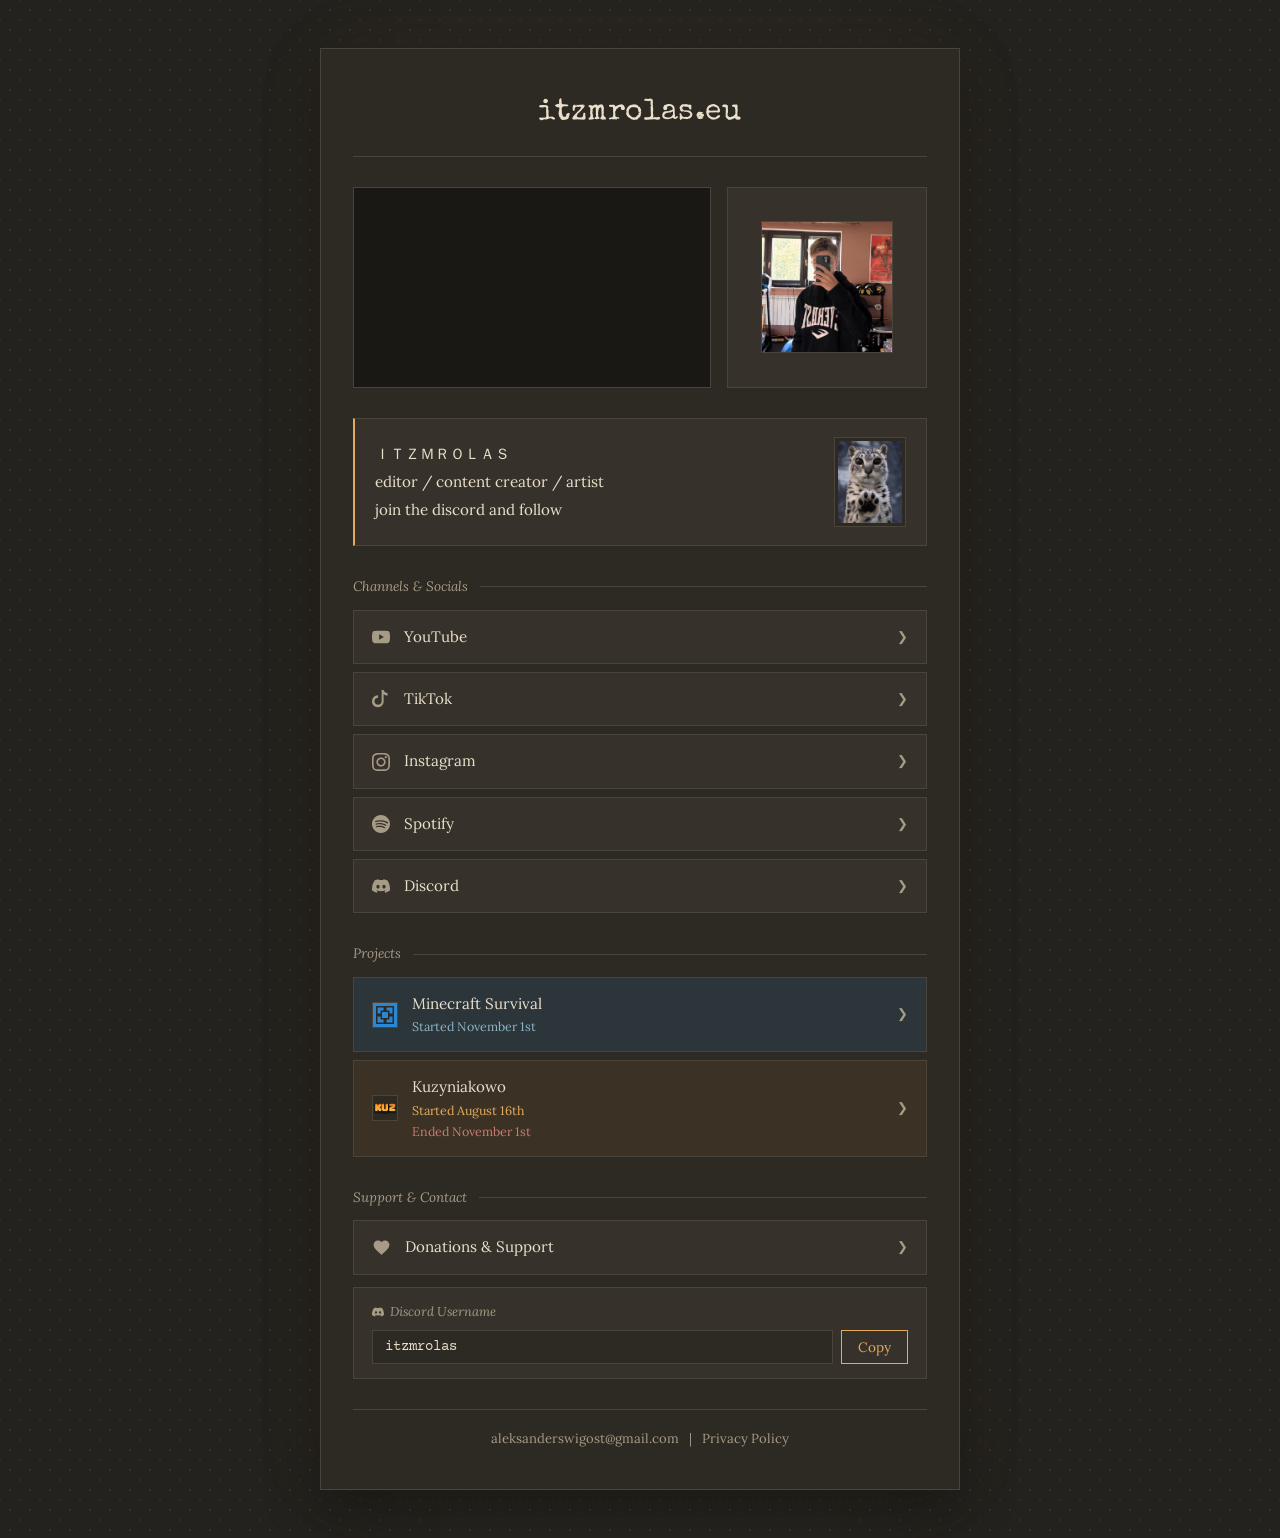
<file: index.html>
<!DOCTYPE html>
<html lang="en">
<head>
<meta charset="UTF-8">
<meta name="viewport" content="width=device-width, initial-scale=1.0">
<title>itzmrolas</title>

<!-- Website Icon (Favicon) -->
<link rel="icon" type="image/png" href="favicon.png">

<!-- Fonts -->
<link rel="stylesheet" href="fonts.css">

<style>
:root {
    --sheet: #2d2923;
    --card: #36312a;
    --card-hover: #403a31;
    --line: #4b443a;
    --text: #e9dfca;
    --muted: #a69b85;
    --amber: #e3ab5e;
    --amber-bg: #3b3225;
    --blue: #8eb4c8;
    --blue-bg: #2c353a;
    --red: #c97c6e;
}

* {
    margin: 0;
    padding: 0;
    box-sizing: border-box;
    border-radius: 0 !important;
    font-weight: 400 !important;
}

body {
    min-height: 100vh;
    overflow-x: hidden;
    overflow-y: auto;
    background-color: #24221e;
    background-image:
        radial-gradient(rgba(235, 228, 209, 0.08) 1px, transparent 0),
        radial-gradient(rgba(235, 228, 209, 0.05) 1px, transparent 0);
    background-size: 20px 20px;
    background-position: 0 0, 10px 10px;
    font-family: 'Lora', Georgia, serif;
    color: var(--text);
    line-height: 1.6;
    display: flex;
    justify-content: center;
    padding: 48px 16px;
}

a:focus-visible, button:focus-visible, input:focus-visible, .donations-toggle:focus-visible {
    outline: 1px solid var(--amber);
    outline-offset: 2px;
}

.blog-sheet {
    width: 100%;
    max-width: 640px;
    background: var(--sheet);
    border: 1px solid var(--line);
    box-shadow: 0 18px 48px rgba(0, 0, 0, 0.35), 0 0 80px rgba(227, 171, 94, 0.05);
    padding: 40px 32px;
    display: flex;
    flex-direction: column;
    gap: 30px;
}

.profile-header {
    display: flex;
    align-items: center;
    justify-content: center;
    gap: 12px;
    border-bottom: 1px solid var(--line);
    padding-bottom: 18px;
}

.profile-title {
    font-family: 'Special Elite', 'Lora', serif;
    font-size: 1.9rem;
    letter-spacing: 0.02em;
    color: var(--text);
}

.zine-tag {
    font-size: 0.82rem;
    font-style: italic;
    color: var(--amber);
}

.blog-hero {
    display: flex;
    gap: 16px;
    align-items: stretch;
}

.video-container {
    flex: 2;
    background: #1a1815;
    aspect-ratio: 16/9;
    display: flex;
    border: 1px solid var(--line);
}

.video-container iframe {
    width: 100%;
    height: 100%;
    border: none;
}

.profile-pfp-container {
    flex: 1;
    display: flex;
    align-items: center;
    justify-content: center;
    background: var(--card);
    border: 1px solid var(--line);
    padding: 10px;
}

.profile-pfp {
    width: 132px;
    height: 132px;
    object-fit: cover;
    border: 1px solid var(--line);
}

.description-row {
    display: flex;
    align-items: center;
    justify-content: space-between;
    gap: 16px;
    padding: 18px 20px;
    background: var(--card);
    border: 1px solid var(--line);
    border-left: 2px solid var(--amber);
}

.profile-description {
    font-size: 0.95rem;
    color: var(--text);
    line-height: 1.85;
}

.mei-square {
    width: 72px;
    height: 90px;
    object-fit: cover;
    flex-shrink: 0;
    border: 1px solid var(--line);
    background: var(--sheet);
    padding: 3px;
}

.section-block {
    display: flex;
    flex-direction: column;
    gap: 12px;
}

.section-label {
    font-size: 0.85rem;
    font-style: italic;
    color: var(--muted);
    display: flex;
    align-items: center;
    gap: 12px;
}

.section-label::after {
    content: "";
    flex: 1;
    height: 1px;
    background: var(--line);
}

.rows-group {
    display: flex;
    flex-direction: column;
    gap: 8px;
}

.row-item {
    display: flex;
    align-items: center;
    justify-content: space-between;
    padding: 14px 18px;
    background: var(--card);
    border: 1px solid var(--line);
    text-decoration: none;
    color: var(--text);
    font-size: 0.95rem;
    transition: background 0.2s ease, border-color 0.2s ease;
}

.row-left {
    display: flex;
    align-items: center;
    gap: 14px;
}

.row-item svg {
    width: 18px;
    height: 18px;
    fill: currentColor;
    color: var(--muted);
    transition: color 0.2s ease;
}

.row-item:hover {
    background: var(--card-hover);
    border-color: var(--amber);
}

.row-item:hover svg {
    color: var(--amber);
}

.row-arrow {
    font-size: 0.8rem;
    color: var(--muted);
}

.project-row {
    background: var(--amber-bg);
}

.project-row:hover {
    background: #46392a;
}

.aternos-row {
    background: var(--blue-bg);
}

.aternos-row:hover {
    background: #34414a;
    border-color: var(--blue);
}

.project-icon {
    width: 26px;
    height: 26px;
    object-fit: contain;
    border: 1px solid var(--line);
    background: var(--sheet);
}

.project-info {
    display: flex;
    flex-direction: column;
    gap: 1px;
}

.project-title {
    font-size: 0.95rem;
    color: var(--text);
}

.project-date {
    font-size: 0.78rem;
    color: var(--amber);
}

.aternos-date {
    font-size: 0.78rem;
    color: var(--blue);
}

.project-ended {
    font-size: 0.78rem;
    color: var(--red);
}

.donations-accordion {
    background: var(--card);
    border: 1px solid var(--line);
    overflow: hidden;
}

.donations-toggle {
    display: flex;
    align-items: center;
    justify-content: space-between;
    padding: 14px 18px;
    cursor: pointer;
    font-size: 0.95rem;
    color: var(--text);
}

.donations-toggle:hover {
    background: var(--card-hover);
}

.donations-toggle svg {
    width: 18px;
    height: 18px;
    fill: currentColor;
    color: var(--muted);
}

.donations-accordion.active .donations-toggle {
    border-bottom: 1px dashed var(--line);
}

.donations-accordion.active .donations-toggle .row-arrow {
    transform: rotate(90deg);
}

.donations-body {
    max-height: 0;
    overflow: hidden;
    transition: max-height 0.25s ease-in-out, padding 0.25s ease-in-out;
    padding: 0 18px;
    display: flex;
    flex-direction: column;
    gap: 14px;
}

.donations-accordion.active .donations-body {
    max-height: 320px;
    padding: 16px 18px 18px 18px;
}

.nested-donation-link {
    display: flex;
    align-items: center;
    justify-content: space-between;
    padding: 11px 14px;
    background: var(--sheet);
    border: 1px solid var(--line);
    text-decoration: none;
    color: var(--text);
    font-size: 0.9rem;
}

.nested-donation-link svg {
    color: var(--muted);
}

.nested-donation-link:hover {
    border-color: var(--amber);
}

.input-row-box {
    display: flex;
    flex-direction: column;
    gap: 8px;
    padding: 14px 18px;
    background: var(--card);
    border: 1px solid var(--line);
}

.input-label-row {
    font-size: 0.8rem;
    font-style: italic;
    color: var(--muted);
    display: flex;
    align-items: center;
    gap: 6px;
}

.input-label-row svg {
    fill: currentColor;
}

.input-group {
    display: flex;
    gap: 8px;
}

.custom-input {
    flex: 1;
    min-width: 0;
    background: var(--sheet);
    border: 1px solid var(--line);
    padding: 8px 12px;
    color: var(--text);
    font-family: 'Courier Prime', monospace;
    font-size: 0.85rem;
}

.copy-btn {
    background: transparent;
    border: 1px solid var(--amber);
    color: var(--amber);
    padding: 0 16px;
    font-family: 'Lora', Georgia, serif;
    font-size: 0.85rem;
    cursor: pointer;
    white-space: nowrap;
    transition: background 0.2s ease, color 0.2s ease;
}

.copy-btn:hover {
    background: var(--amber);
    color: #24221e;
}

.copy-btn.copied {
    background: var(--amber);
    color: #24221e;
}

.site-footer {
    border-top: 1px solid var(--line);
    padding-top: 18px;
    font-size: 0.82rem;
    color: var(--muted);
    display: flex;
    gap: 10px;
    align-items: center;
    justify-content: center;
    flex-wrap: wrap;
}

.site-footer a {
    color: var(--muted);
    text-decoration: none;
}

.site-footer a:hover {
    color: var(--amber);
}

@media (max-width: 600px) {
    body {
        padding: 16px 8px;
    }
    .blog-sheet {
        padding: 24px 16px;
        gap: 26px;
    }
    .profile-header {
        justify-content: center;
    }
    .profile-title {
        font-size: 1.6rem;
    }
    .blog-hero {
        flex-direction: column;
        gap: 14px;
    }
    .video-container {
        width: 100%;
    }
    .profile-pfp {
        width: 110px;
        height: 110px;
    }
}
</style>

</head>

<body>

<div class="blog-sheet">

    <!-- Header -->
    <div class="profile-header">
        <h1 class="profile-title">itzmrolas.eu</h1>
    </div>

    <!-- Hero Section -->
    <div class="blog-hero">
        <div class="video-container">
            <iframe src="https://www.youtube.com/embed/JpvDhbqkyAY" title="Featured Video" allow="accelerometer; autoplay; clipboard-write; encrypted-media; gyroscope; picture-in-picture" allowfullscreen></iframe>
        </div>
        <div class="profile-pfp-container">
            <img src="pfp.png" alt="Profile Picture" class="profile-pfp">
        </div>
    </div>

    <!-- Description Section -->
    <div class="description-row">
        <div class="profile-description">
            ＩＴＺＭＲＯＬＡＳ<br>
            editor / content creator / artist<br>
            join the discord and follow
        </div>
        <img src="mei.png" alt="mei" class="mei-square">
    </div>

    <!-- Official Links Section -->
    <div class="section-block">
        <div class="section-label">Channels & Socials</div>
        <div class="rows-group">
            <a class="row-item" href="https://www.youtube.com/@itzmrolas" target="_blank" rel="noopener noreferrer">
                <div class="row-left">
                    <svg viewBox="0 0 24 24"><path d="M23.498 6.186a3.016 3.016 0 0 0-2.122-2.136C19.505 3.545 12 3.545 12 3.545s-7.505 0-9.377.505A3.017 3.017 0 0 0 .502 6.186C0 8.07 0 12 0 12s0 3.93.502 5.814a3.016 3.016 0 0 0 2.122 2.136c1.871.505 9.376.505 9.376.505s7.505 0 9.377-.505a3.015 3.015 0 0 0 2.122-2.136C24 15.93 24 12 24 12s0-3.93-.502-5.814zM9.545 15.568V8.432L15.818 12l-6.273 3.568z"/></svg>
                    <span>YouTube</span>
                </div>
                <span class="row-arrow">&#x276F;</span>
            </a>

            <a class="row-item" href="https://www.tiktok.com/@itzmrolas" target="_blank" rel="noopener noreferrer">
                <div class="row-left">
                    <svg viewBox="0 0 24 24"><path d="M12.525 0h3.08c.12 1.05.65 2.08 1.48 2.82 1.01.9 2.37 1.39 3.76 1.39v3.23a8.1 8.1 0 0 1-3.69-.88c-.6-.32-1.15-.74-1.63-1.23v10.15c0 1.29-.33 2.56-.96 3.68a7.88 7.88 0 0 1-2.61 2.76A7.95 7.95 0 0 1 7.8 23a7.96 7.96 0 0 1-4.04-1.07 7.92 7.92 0 0 1-2.88-2.89A7.9 7.9 0 0 1 0 14.99c0-1.42.37-2.82 1.08-4.05a7.89 7.89 0 0 1 2.91-2.89A7.96 7.96 0 0 1 8.04 7v3.28a4.67 4.67 0 0 0-2.37.64 4.66 4.66 0 0 0-1.7 1.7 4.68 4.68 0 0 0-.62 2.37c0 .84.22 1.66.64 2.38.42.72 1.01 1.3 1.73 1.71a4.7 4.7 0 0 0 2.39.63c.84 0 1.66-.22 2.38-.64a4.67 4.67 0 0 0 1.71-1.72c.42-.72.63-1.54.63-2.38V0z"/></svg>
                    <span>TikTok</span>
                </div>
                <span class="row-arrow">&#x276F;</span>
            </a>

            <a class="row-item" href="https://www.instagram.com/itzmrolas" target="_blank" rel="noopener noreferrer">
                <div class="row-left">
                    <svg viewBox="0 0 24 24"><path d="M12 2.163c3.204 0 3.584.012 4.85.07 3.252.148 4.771 1.691 4.919 4.919.058 1.265.069 1.645.069 4.849 0 3.205-.012 3.584-.069 4.849-.149 3.225-1.664 4.771-4.919 4.919-1.266.058-1.644.07-4.85.07-3.204 0-3.584-.012-4.849-.07-3.26-.149-4.771-1.699-4.919-4.92-.058-1.265-.07-1.644-.07-4.849 0-3.204.013-3.583.07-4.849.149-3.227 1.664-4.771 4.919-4.919 1.266-.057 1.645-.069 4.849-.069zm0-2.163c-3.259 0-3.667.014-4.947.072-4.358.2-6.78 2.618-6.98 6.98-.059 1.281-.073 1.689-.073 4.948 0 3.259.014 3.668.072 4.948.2 4.358 2.618 6.78 6.98 6.98 1.281.058 1.689.072 4.948.072 3.259 0 3.668-.014 4.948-.072 4.354-.2 6.782-2.618 6.979-6.98.059-1.28.073-1.689.073-4.948 0-3.259-.014-3.667-.072-4.947-.196-4.354-2.617-6.78-6.979-6.98-1.281-.059-1.69-.073-4.949-.073zm0 5.838c-3.403 0-6.162 2.759-6.162 6.162s2.759 6.163 6.162 6.163 6.162-2.759 6.162-6.163c0-3.403-2.759-6.162-6.162-6.162zm0 10.162c-2.209 0-4-1.79-4-4 0-2.209 1.791-4 4-4s4 1.791 4 4c0 2.21-1.791 4-4 4zm6.406-11.845c-.796 0-1.441.645-1.441 1.44s.645 1.44 1.441 1.44c.795 0 1.439-.645 1.439-1.44s-.644-1.44-1.439-1.44z"/></svg>
                    <span>Instagram</span>
                </div>
                <span class="row-arrow">&#x276F;</span>
            </a>

            <a class="row-item" href="https://open.spotify.com/user/31lk4chceqkrc6xcaa2kurtlyfbm" target="_blank" rel="noopener noreferrer">
                <div class="row-left">
                    <svg viewBox="0 0 24 24"><path d="M12 0C5.376 0 0 5.376 0 12s5.376 12 12 12 12-5.376 12-12S18.624 0 12 0zm5.521 17.34c-.24.359-.66.48-1.021.24-2.82-1.74-6.36-2.101-10.561-1.141-.418.122-.779-.179-.899-.539-.12-.421.18-.78.54-.899 4.56-1.021 8.52-.6 11.64 1.32.42.18.479.659.301 1.02zm1.48-3.3c-.301.42-.841.6-1.262.3-3.239-1.98-8.159-2.58-11.939-1.38-.479.12-1.02-.12-1.14-.6-.12-.48.12-1.021.6-1.141 C9.6 9.9 15 10.561 18.72 12.84c.361.181.54.78.301 1.2zm.12-3.36C15.24 8.4 8.82 8.16 5.16 9.301c-.6.18-.1.2-1.02-.36-.18-.6.36-1.021 1.02-1.2 4.2-1.26 11.28-1.02 15.721 1.621.539.3.719 1.02.419 1.56-.299.421-1.02.599-1.559.3z"/></svg>
                    <span>Spotify</span>
                </div>
                <span class="row-arrow">&#x276F;</span>
            </a>

            <a class="row-item" href="https://discord.gg/HHQgBwKASf" target="_blank" rel="noopener noreferrer">
                <div class="row-left">
                    <svg viewBox="0 0 24 24"><path d="M20.317 4.37a19.791 19.791 0 0 0-4.885-1.515.074.074 0 0 0-.079.037c-.21.375-.444.864-.608 1.25a18.27 18.27 0 0 0-5.487 0 12.64 12.64 0 0 0-.617-1.25.077.077 0 0 0-.079-.037A19.736 19.736 0 0 0 3.677 4.37a.07.07 0 0 0-.032.027C.533 9.046-.32 13.58.099 18.057a.082.082 0 0 0 .031.057 19.9 19.9 0 0 0 5.993 3.03.078.078 0 0 0 .084-.028c.462-.63.874-1.295 1.226-1.994a.076.076 0 0 0-.041-.106 13.107 13.107 0 0 1-1.872-.892.077.077 0 0 1-.008-.128 10.2 10.2 0 0 0 .372-.292.074.074 0 0 1 .077-.01c3.928 1.793 8.18 1.793 12.061 0a.074.074 0 0 1 .078.01c.12.098.246.198.373.292a.077.077 0 0 1-.006.127 12.299 12.299 0 0 1-1.873.892.077.077 0 0 0-.041.107c.36.698.772 1.362 1.225 1.993a.076.076 0 0 0 .084.028 19.839 19.839 0 0 0 6.002-3.03.077.077 0 0 0 .032-.054c.5-5.177-.838-9.674-3.549-13.66a.061.061 0 0 0-.031-.028zM8.02 15.33c-1.183 0-2.157-1.085-2.157-2.419 0-1.333.956-2.419 2.157-2.419 1.21 0 2.176 1.096 2.157 2.42 0 1.333-.956 2.418-2.157 2.418zm7.975 0c-1.183 0-2.157-1.085-2.157-2.419 0-1.333.955-2.419 2.157-2.419 1.21 0 2.176 1.096 2.157 2.42 0 1.333-.946 2.418-2.157 2.418z"/></svg>
                    <span>Discord</span>
                </div>
                <span class="row-arrow">&#x276F;</span>
            </a>
        </div>
    </div>

    <!-- Projects Section -->
    <div class="section-block">
        <div class="section-label">Projects</div>
        <div class="rows-group">
            <a class="row-item aternos-row" href="https://itzmrolas.eu/aternos" target="_blank" rel="noopener noreferrer">
                <div class="row-left">
                    <img src="aternos.png" alt="Aternos" class="project-icon">
                    <div class="project-info">
                        <span class="project-title">Minecraft Survival</span>
                        <span class="aternos-date">Started November 1st</span>
                    </div>
                </div>
                <span class="row-arrow">&#x276F;</span>
            </a>
            <a class="row-item project-row" href="https://itzmrolas.eu/kuzyniakowo" target="_blank" rel="noopener noreferrer">
                <div class="row-left">
                    <img src="icon.png" alt="Kuzyniakowo" class="project-icon">
                    <div class="project-info">
                        <span class="project-title">Kuzyniakowo</span>
                        <span class="project-date">Started August 16th</span>
                        <span class="project-ended">Ended November 1st</span>
                    </div>
                </div>
                <span class="row-arrow">&#x276F;</span>
            </a>
        </div>
    </div>

    <!-- Support & Contact Info Section -->
    <div class="section-block">
        <div class="section-label">Support & Contact</div>

        <div class="donations-accordion" id="donationsAccordion">
            <div class="donations-toggle" id="donationsToggle">
                <div class="row-left">
                    <svg style="width:19px;height:19px;fill:currentColor;" viewBox="0 0 24 24"><path d="M12 21.35l-1.45-1.32C5.4 15.36 2 12.28 2 8.5 2 5.42 4.42 3 7.5 3c1.74 0 3.41.81 4.5 2.09C13.09 3.81 14.76 3 16.5 3 19.58 3 22 5.42 22 8.5c0 3.78-3.4 6.86-8.55 11.54L12 21.35z"/></svg>
                    <span>Donations & Support</span>
                </div>
                <span class="row-arrow">&#x276F;</span>
            </div>
            <div class="donations-body">
                <a class="nested-donation-link" href="https://paypal.me/itzmrolas" target="_blank" rel="noopener noreferrer">
                    <div class="row-left">
                        <svg style="width:16px;height:16px;fill:currentColor;" viewBox="0 0 24 24"><path d="M7.076 21.337H2.47a.641.641 0 0 1-.633-.74L4.944 3.72a.77.77 0 0 1 .761-.65h6.398c2.906 0 5.105.748 5.86 2.083.69 1.22.427 2.923-.621 4.296-1.127 1.474-3.003 2.302-5.426 2.302H9.255a.641.641 0 0 0-.633.54l-.87 5.518-.016.103-.66 4.185a.641.641 0 0 1-.633.54h-.367zm12.37-13.43c-.443-.781-1.428-1.258-2.768-1.335h-5.01l-2.09 13.25h1.868a.641.641 0 0 0 .633-.54l.87-5.518a.77.77 0 0 1 .761-.65h1.232c3.55 0 6.136-1.393 6.942-3.87.327-1.006.185-1.921-.438-2.337z"/></svg>
                        <span>PayPal</span>
                    </div>
                    <span class="row-arrow">&#x276F;</span>
                </a>

                <div style="display:flex; flex-direction:column; gap:6px;">
                    <div class="input-label-row">
                        <svg style="width:12px;height:12px;fill:currentColor;" viewBox="0 0 24 24"><path d="M4 10h2v7H4zm6 0h2v7h-2zm6 0h2v7h-2zM2 22h20v-3H2v3zm10-20L2 6v2h20V6l-10-4z"/></svg>
                        <span>Bank Transfer (PLN)</span>
                    </div>
                    <div class="input-group">
                        <input type="text" class="custom-input" id="bankAccount" value="26 1050 1445 1000 0098 5161 0189" readonly />
                        <button class="copy-btn" id="copyBankBtn">Copy</button>
                    </div>
                </div>
            </div>
        </div>

        <div class="input-row-box">
            <div class="input-label-row">
                <svg style="width:12px;height:12px;fill:currentColor;" viewBox="0 0 24 24"><path d="M20.317 4.37a19.791 19.791 0 0 0-4.885-1.515.074.074 0 0 0-.079.037c-.21.375-.444.864-.608 1.25a18.27 18.27 0 0 0-5.487 0 12.64 12.64 0 0 0-.617-1.25.077.077 0 0 0-.079-.037A19.736 19.736 0 0 0 3.677 4.37a.07.07 0 0 0-.032.027C.533 9.046-.32 13.58.099 18.057a.082.082 0 0 0 .031.057 19.9 19.9 0 0 0 5.993 3.03.078.078 0 0 0 .084-.028c.462-.63.874-1.295 1.226-1.994a.076.076 0 0 0-.041-.106 13.107 13.107 0 0 1-1.872-.892.077.077 0 0 1-.008-.128 10.2 10.2 0 0 0 .372-.292.074.074 0 0 1 .077-.01c3.928 1.793 8.18 1.793 12.061 0a.074.074 0 0 1 .078.01c.12.098.246.198.373.292a.077.077 0 0 1-.006.127 12.299 12.299 0 0 1-1.873.892.077.077 0 0 0-.041.107c.36.698.772 1.362 1.225 1.993a.076.076 0 0 0 .084.028 19.839 19.839 0 0 0 6.002-3.03.077.077 0 0 0 .032-.054c.5-5.177-.838-9.674-3.549-13.66a.061.061 0 0 0-.031-.028zM8.02 15.33c-1.183 0-2.157-1.085-2.157-2.419 0-1.333.956-2.419 2.157-2.419 1.21 0 2.176 1.096 2.157 2.42 0 1.333-.956 2.418-2.157 2.418zm7.975 0c-1.183 0-2.157-1.085-2.157-2.419 0-1.333.955-2.419 2.157-2.419 1.21 0 2.176 1.096 2.157 2.42 0 1.333-.946 2.418-2.157 2.418z"/></svg>
                <span>Discord Username</span>
            </div>
            <div class="input-group">
                <input type="text" class="custom-input" id="discordUsername" value="itzmrolas" readonly />
                <button class="copy-btn" id="copyBtn">Copy</button>
            </div>
        </div>
    </div>

    <!-- Footer -->
    <footer class="site-footer">
        <a href="mailto:aleksanderswigost@gmail.com">aleksanderswigost@gmail.com</a>
        <span>|</span>
        <a href="https://itzmrolas.eu/privacy" target="_blank" rel="noopener noreferrer">Privacy Policy</a>
    </footer>

</div>

<script>
const donationsAccordion = document.getElementById("donationsAccordion");
const donationsToggle = document.getElementById("donationsToggle");

donationsToggle.addEventListener("click", () => {
    donationsAccordion.classList.toggle("active");
});

const copyBtn = document.getElementById("copyBtn");
const discordInput = document.getElementById("discordUsername");

copyBtn.addEventListener("click", () => {
    navigator.clipboard.writeText(discordInput.value).then(() => {
        copyBtn.innerText = "Copied";
        copyBtn.classList.add("copied");
        setTimeout(() => {
            copyBtn.innerText = "Copy";
            copyBtn.classList.remove("copied");
        }, 2000);
    });
});

const copyBankBtn = document.getElementById("copyBankBtn");
const bankInput = document.getElementById("bankAccount");

copyBankBtn.addEventListener("click", () => {
    navigator.clipboard.writeText(bankInput.value).then(() => {
        copyBankBtn.innerText = "Copied";
        copyBankBtn.classList.add("copied");
        setTimeout(() => {
            copyBankBtn.innerText = "Copy";
            copyBankBtn.classList.remove("copied");
        }, 2000);
    });
});
</script>

</body>
</html>
</file>
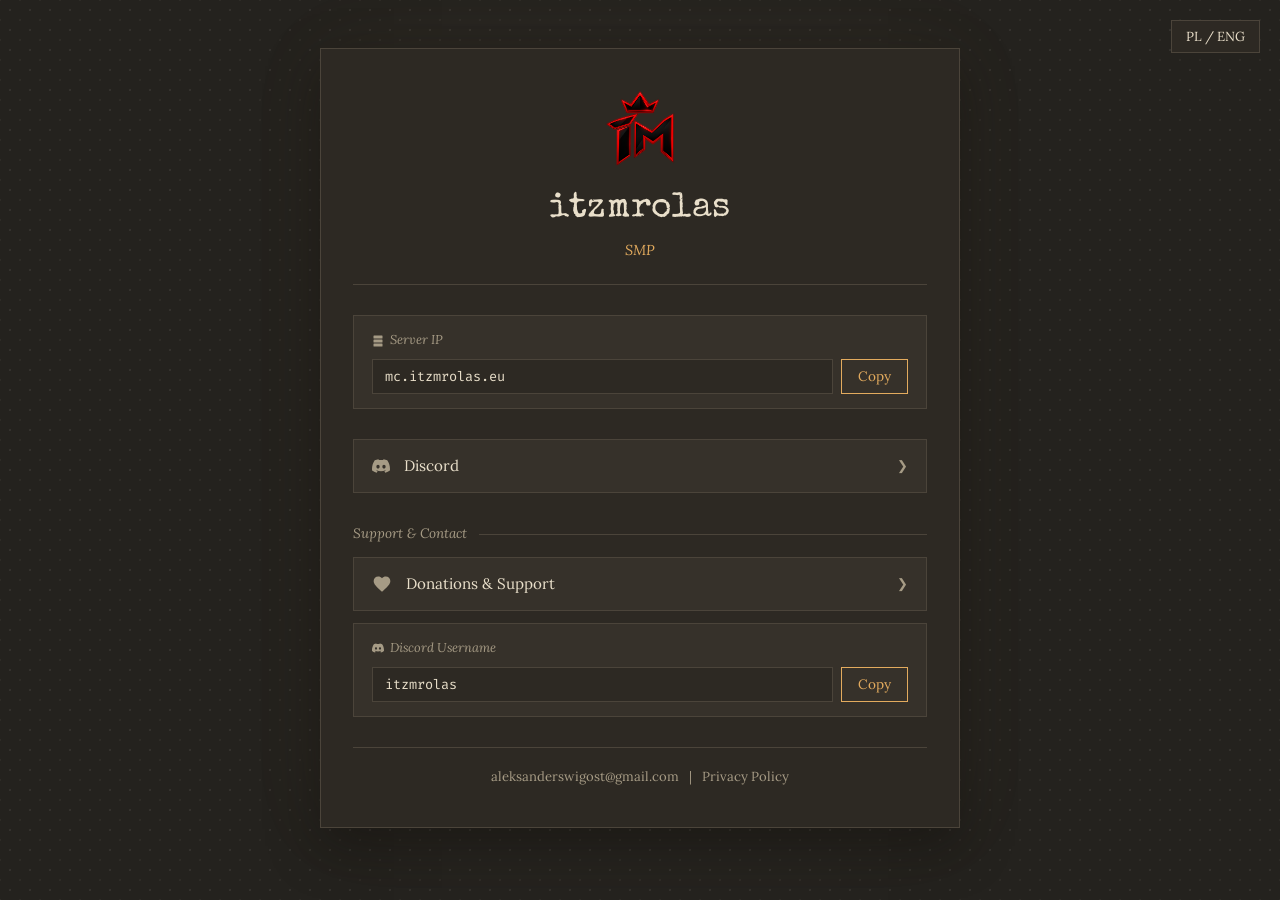
<file: aternos/index.html>
<!DOCTYPE html>
<html lang="en">
<head>
<meta charset="UTF-8">
<meta name="viewport" content="width=device-width, initial-scale=1.0">
<title>Minecraft Survival</title>

<!-- Website Icon (Favicon) -->
<link rel="icon" type="image/png" href="../favicon.png">

<!-- Fonts -->
<link rel="preconnect" href="https://fonts.googleapis.com">
<link rel="preconnect" href="https://fonts.gstatic.com" crossorigin>
<link href="https://fonts.googleapis.com/css2?family=Fira+Code:wght@400&family=Lora:ital,wght@0,400;1,400&family=Special+Elite&display=swap" rel="stylesheet">

<style>
:root {
    --sheet: #2d2923;
    --card: #36312a;
    --card-hover: #403a31;
    --line: #4b443a;
    --text: #e9dfca;
    --muted: #a69b85;
    --amber: #e3ab5e;
    --amber-bg: #3b3225;
    --red: #c97c6e;
}

* {
    margin: 0;
    padding: 0;
    box-sizing: border-box;
    border-radius: 0 !important;
    font-weight: 400 !important;
}

body {
    min-height: 100vh;
    overflow-x: hidden;
    overflow-y: auto;
    background-color: #24221e;
    background-image:
        radial-gradient(rgba(235, 228, 209, 0.08) 1px, transparent 0),
        radial-gradient(rgba(235, 228, 209, 0.05) 1px, transparent 0);
    background-size: 20px 20px;
    background-position: 0 0, 10px 10px;
    font-family: 'Lora', Georgia, serif;
    color: var(--text);
    line-height: 1.6;
    display: flex;
    justify-content: center;
    padding: 48px 16px;
}

a:focus-visible, button:focus-visible, input:focus-visible, .donations-toggle:focus-visible {
    outline: 1px solid var(--amber);
    outline-offset: 2px;
}

.lang-toggle-btn {
    position: fixed;
    top: 20px;
    right: 20px;
    background: var(--sheet);
    border: 1px solid var(--line);
    color: var(--text);
    padding: 7px 14px;
    font-family: 'Lora', Georgia, serif;
    font-size: 0.82rem;
    cursor: pointer;
    z-index: 100;
    transition: border-color 0.2s ease, color 0.2s ease;
}

.lang-toggle-btn:hover {
    border-color: var(--amber);
    color: var(--amber);
}

.blog-sheet {
    width: 100%;
    max-width: 640px;
    height: fit-content;
    background: var(--sheet);
    border: 1px solid var(--line);
    box-shadow: 0 18px 48px rgba(0, 0, 0, 0.35), 0 0 80px rgba(227, 171, 94, 0.05);
    padding: 40px 32px;
    display: flex;
    flex-direction: column;
    gap: 30px;
}

.back-link {
    align-self: flex-start;
    display: inline-flex;
    align-items: center;
    gap: 8px;
    font-size: 0.85rem;
    font-style: italic;
    color: var(--muted);
    text-decoration: none;
    transition: color 0.2s ease;
}

.back-link:hover {
    color: var(--amber);
}

.back-link span.arrow {
    display: inline-block;
    transform: rotate(180deg);
    font-size: 0.7rem;
    font-style: normal;
}

.profile-header {
    display: flex;
    flex-direction: column;
    align-items: center;
    gap: 12px;
    border-bottom: 1px solid var(--line);
    padding-bottom: 22px;
}

.header-icon {
    width: 72px;
    height: 72px;
    object-fit: contain;
    border: 1px solid var(--line);
    background: var(--amber-bg);
    padding: 6px;
}

.profile-title {
    font-family: 'Special Elite', 'Lora', serif;
    font-size: 2.2rem;
    letter-spacing: 0.02em;
    color: var(--text);
}

.profile-sub {
    font-size: 0.85rem;
    font-style: italic;
    color: var(--amber);
    margin-top: -6px;
}

.profile-description {
    font-size: 0.95rem;
    color: var(--text);
    line-height: 1.85;
    text-align: left;
    padding: 18px 20px;
    background: var(--card);
    border: 1px solid var(--line);
    border-left: 2px solid var(--amber);
}

.profile-description code {
    font-family: 'Fira Code', monospace;
    font-size: 0.82rem;
    color: var(--amber);
    background: var(--amber-bg);
    border: 1px solid var(--line);
    padding: 1px 6px;
    white-space: nowrap;
}

.ended-notice {
    color: var(--red);
    font-size: 1.05rem;
    padding: 14px 16px;
    background: rgba(201, 124, 110, 0.08);
    border: 1px solid rgba(201, 124, 110, 0.35);
    text-align: center;
}

.section-block {
    display: flex;
    flex-direction: column;
    gap: 12px;
}

.section-label {
    font-size: 0.85rem;
    font-style: italic;
    color: var(--muted);
    display: flex;
    align-items: center;
    gap: 12px;
}

.section-label::after {
    content: "";
    flex: 1;
    height: 1px;
    background: var(--line);
}

.rows-group {
    display: flex;
    flex-direction: column;
    gap: 8px;
}

.row-item {
    display: flex;
    align-items: center;
    justify-content: space-between;
    padding: 14px 18px;
    background: var(--card);
    border: 1px solid var(--line);
    text-decoration: none;
    color: var(--text);
    font-size: 0.95rem;
    transition: background 0.2s ease, border-color 0.2s ease;
}

.row-left {
    display: flex;
    align-items: center;
    gap: 14px;
}

.row-item svg {
    width: 18px;
    height: 18px;
    fill: currentColor;
    color: var(--muted);
    transition: color 0.2s ease;
}

.row-item:hover {
    background: var(--card-hover);
    border-color: var(--amber);
}

.row-item:hover svg {
    color: var(--amber);
}

.row-arrow {
    font-size: 0.8rem;
    color: var(--muted);
}

.yellow-row {
    background: var(--amber-bg);
}

.yellow-row:hover {
    background: #46392a;
}

.donations-accordion {
    background: var(--card);
    border: 1px solid var(--line);
    overflow: hidden;
}

.donations-toggle {
    display: flex;
    align-items: center;
    justify-content: space-between;
    padding: 14px 18px;
    cursor: pointer;
    font-size: 0.95rem;
    color: var(--text);
}

.donations-toggle:hover {
    background: var(--card-hover);
}

.donations-toggle svg {
    width: 18px;
    height: 18px;
    fill: currentColor;
    color: var(--muted);
}

.donations-accordion.active .donations-toggle {
    border-bottom: 1px dashed var(--line);
}

.donations-accordion.active .donations-toggle .row-arrow {
    transform: rotate(90deg);
}

.donations-body {
    max-height: 0;
    overflow: hidden;
    transition: max-height 0.25s ease-in-out, padding 0.25s ease-in-out;
    padding: 0 18px;
    display: flex;
    flex-direction: column;
    gap: 14px;
}

.donations-accordion.active .donations-body {
    max-height: 320px;
    padding: 16px 18px 18px 18px;
}

.nested-donation-link {
    display: flex;
    align-items: center;
    justify-content: space-between;
    padding: 11px 14px;
    background: var(--sheet);
    border: 1px solid var(--line);
    text-decoration: none;
    color: var(--text);
    font-size: 0.9rem;
}

.nested-donation-link svg {
    color: var(--muted);
}

.nested-donation-link:hover {
    border-color: var(--amber);
}

.input-label-row {
    font-size: 0.8rem;
    font-style: italic;
    color: var(--muted);
    display: flex;
    align-items: center;
    gap: 6px;
}

.input-label-row svg {
    fill: currentColor;
}

.input-group {
    display: flex;
    gap: 8px;
}

.custom-input {
    flex: 1;
    min-width: 0;
    background: var(--sheet);
    border: 1px solid var(--line);
    padding: 8px 12px;
    color: var(--text);
    font-family: 'Fira Code', monospace;
    font-size: 0.85rem;
}

.copy-btn {
    background: transparent;
    border: 1px solid var(--amber);
    color: var(--amber);
    padding: 0 16px;
    font-family: 'Lora', Georgia, serif;
    font-size: 0.85rem;
    cursor: pointer;
    white-space: nowrap;
    transition: background 0.2s ease, color 0.2s ease;
}

.copy-btn:hover, .copy-btn.copied {
    background: var(--amber);
    color: #24221e;
}

.site-footer {
    border-top: 1px solid var(--line);
    padding-top: 18px;
    font-size: 0.82rem;
    color: var(--muted);
    display: flex;
    gap: 10px;
    align-items: center;
    justify-content: center;
    flex-wrap: wrap;
}

.site-footer a {
    color: var(--muted);
    text-decoration: none;
}

.site-footer a:hover {
    color: var(--amber);
}

@media (max-width: 600px) {
    body {
        padding: 64px 8px 16px;
    }
    .blog-sheet {
        padding: 24px 16px;
        gap: 26px;
    }
    .profile-title {
        font-size: 1.8rem;
    }
    .lang-toggle-btn {
        top: 12px;
        right: 12px;
    }
}

.input-row-box {
    display: flex;
    flex-direction: column;
    gap: 8px;
    padding: 14px 18px;
    background: var(--card);
    border: 1px solid var(--line);
    text-align: left;
}

.profile-header {
    text-align: center;
}

.profile-pfp {
    width: 80px;
    height: 80px;
    object-fit: contain;
}

.profile-title-container {
    display: flex;
    flex-direction: column;
    align-items: center;
    gap: 2px;
}

.profile-subtitle {
    font-size: 0.9rem;
    font-style: italic;
    color: var(--amber);
}

.custom-input {
    user-select: text;
}
</style>

</head>

<body>

<!-- Top Right PL/ENG Button -->
<button class="lang-toggle-btn" id="langBtn">PL / ENG</button>

<!-- Unified Single Page Sheet Container -->
<div class="blog-sheet">
    
    <!-- Header -->
    <div class="profile-header">
        <img src="icon.png" alt="Icon" class="profile-pfp">
        <div class="profile-title-container">
            <h1 class="profile-title">itzmrolas</h1>
            <p class="profile-subtitle">SMP</p>
        </div>
    </div>

    <!-- Server IP Section -->
    <div class="input-row-box">
        <div class="input-label-row">
            <svg style="width:12px;height:12px;fill:currentColor;" viewBox="0 0 24 24"><path d="M4 1h16a1 1 0 0 1 1 1v4a1 1 0 0 1-1 1H4a1 1 0 0 1-1-1V2a1 1 0 0 1 1-1zm0 8h16a1 1 0 0 1 1 1v4a1 1 0 0 1-1 1H4a1 1 0 0 1-1-1v-4a1 1 0 0 1 1-1zm0 8h16a1 1 0 0 1 1 1v4a1 1 0 0 1-1 1H4a1 1 0 0 1-1-1v-4a1 1 0 0 1 1-1z"/></svg>
            <span id="serverIpLabel">Server IP</span>
        </div>
        <div class="input-group">
            <input type="text" class="custom-input" id="serverIp" value="mc.itzmrolas.eu" readonly />
            <button class="copy-btn" id="copyIpBtn">Copy</button>
        </div>
    </div>

    <!-- Discord Link Section -->
    <div class="section-block">
        <div class="rows-group">
            <a class="row-item" href="https://discord.gg/HHQgBwKASf" target="_blank" rel="noopener noreferrer">
                <div class="row-left">
                    <svg viewBox="0 0 24 24"><path d="M20.317 4.37a19.791 19.791 0 0 0-4.885-1.515.074.074 0 0 0-.079.037c-.21.375-.444.864-.608 1.25a18.27 18.27 0 0 0-5.487 0 12.64 12.64 0 0 0-.617-1.25.077.077 0 0 0-.079-.037A19.736 19.736 0 0 0 3.677 4.37a.07.07 0 0 0-.032.027C.533 9.046-.32 13.58.099 18.057a.082.082 0 0 0 .031.057 19.9 19.9 0 0 0 5.993 3.03.078.078 0 0 0 .084-.028c.462-.63.874-1.295 1.226-1.994a.076.076 0 0 0-.041-.106 13.107 13.107 0 0 1-1.872-.892.077.077 0 0 1-.008-.128 10.2 10.2 0 0 0 .372-.292.074.074 0 0 1 .077-.01c3.928 1.793 8.18 1.793 12.061 0a.074.074 0 0 1 .078.01c.12.098.246.198.373.292a.077.077 0 0 1-.006.127 12.299 12.299 0 0 1-1.873.892.077.077 0 0 0-.041.107c.36.698.772 1.362 1.225 1.993a.076.076 0 0 0 .084.028 19.839 19.839 0 0 0 6.002-3.03.077.077 0 0 0 .032-.054c.5-5.177-.838-9.674-3.549-13.66a.061.061 0 0 0-.031-.028zM8.02 15.33c-1.183 0-2.157-1.085-2.157-2.419 0-1.333.956-2.419 2.157-2.419 1.21 0 2.176 1.096 2.157 2.42 0 1.333-.956 2.418-2.157 2.418zm7.975 0c-1.183 0-2.157-1.085-2.157-2.419 0-1.333.955-2.419 2.157-2.419 1.21 0 2.176 1.096 2.157 2.42 0 1.333-.946 2.418-2.157 2.418z"/></svg>
                    <span>Discord</span>
                </div>
                <span class="row-arrow">&#x276F;</span>
            </a>
        </div>
    </div>

    <!-- Support & Contact Info Section -->
    <div class="section-block">
        <div class="section-label" id="supportLabel">Support & Contact</div>
        
        <!-- Collapsible Donations Section -->
        <div class="donations-accordion" id="donationsAccordion">
            <div class="donations-toggle" id="donationsToggle">
                <div class="row-left">
                    <svg style="width:20px;height:20px;fill:currentColor;" viewBox="0 0 24 24"><path d="M12 21.35l-1.45-1.32C5.4 15.36 2 12.28 2 8.5 2 5.42 4.42 3 7.5 3c1.74 0 3.41.81 4.5 2.09C13.09 3.81 14.76 3 16.5 3 19.58 3 22 5.42 22 8.5c0 3.78-3.4 6.86-8.55 11.54L12 21.35z"/></svg>
                    <span id="donationsTitle">Donations & Support</span>
                </div>
                <span class="row-arrow">&#x276F;</span>
            </div>
            <div class="donations-body">
                <a class="nested-donation-link" href="https://paypal.me/itzmrolas" target="_blank" rel="noopener noreferrer">
                    <div class="row-left">
                        <svg style="width:16px;height:16px;fill:currentColor;" viewBox="0 0 24 24"><path d="M7.076 21.337H2.47a.641.641 0 0 1-.633-.74L4.944 3.72a.77.77 0 0 1 .761-.65h6.398c2.906 0 5.105.748 5.86 2.083.69 1.22.427 2.923-.621 4.296-1.127 1.474-3.003 2.302-5.426 2.302H9.255a.641.641 0 0 0-.633.54l-.87 5.518-.016.103-.66 4.185a.641.641 0 0 1-.633.54h-.367zm12.37-13.43c-.443-.781-1.428-1.258-2.768-1.335h-5.01l-2.09 13.25h1.868a.641.641 0 0 0 .633-.54l.87-5.518a.77.77 0 0 1 .761-.65h1.232c3.55 0 6.136-1.393 6.942-3.87.327-1.006.185-1.921-.438-2.337z"/></svg>
                        <span>PayPal</span>
                    </div>
                    <span class="row-arrow">&#x276F;</span>
                </a>
                
                <div style="display:flex; flex-direction:column; gap:6px;">
                    <div class="input-label-row">
                        <svg style="width:12px;height:12px;fill:currentColor;" viewBox="0 0 24 24"><path d="M4 10h2v7H4zm6 0h2v7h-2zm6 0h2v7h-2zM2 22h20v-3H2v3zm10-20L2 6v2h20V6l-10-4z"/></svg>
                        <span id="bankLabelText">Bank Transfer (PLN)</span>
                    </div>
                    <div class="input-group">
                        <input type="text" class="custom-input" id="bankAccount" value="26 1050 1445 1000 0098 5161 0189" readonly />
                        <button class="copy-btn" id="copyBankBtn">Copy</button>
                    </div>
                </div>
            </div>
        </div>

        <!-- Discord Username Copy Row -->
        <div class="input-row-box">
            <div class="input-label-row">
                <svg style="width:12px;height:12px;fill:currentColor;" viewBox="0 0 24 24"><path d="M20.317 4.37a19.791 19.791 0 0 0-4.885-1.515.074.074 0 0 0-.079.037c-.21.375-.444.864-.608 1.25a18.27 18.27 0 0 0-5.487 0 12.64 12.64 0 0 0-.617-1.25.077.077 0 0 0-.079-.037A19.736 19.736 0 0 0 3.677 4.37a.07.07 0 0 0-.032.027C.533 9.046-.32 13.58.099 18.057a.082.082 0 0 0 .031.057 19.9 19.9 0 0 0 5.993 3.03.078.078 0 0 0 .084-.028c.462-.63.874-1.295 1.226-1.994a.076.076 0 0 0-.041-.106 13.107 13.107 0 0 1-1.872-.892.077.077 0 0 1-.008-.128 10.2 10.2 0 0 0 .372-.292.074.074 0 0 1 .077-.01c3.928 1.793 8.18 1.793 12.061 0a.074.074 0 0 1 .078.01c.12.098.246.198.373.292a.077.077 0 0 1-.006.127 12.299 12.299 0 0 1-1.873.892.077.077 0 0 0-.041.107c.36.698.772 1.362 1.225 1.993a.076.076 0 0 0 .084.028 19.839 19.839 0 0 0 6.002-3.03.077.077 0 0 0 .032-.054c.5-5.177-.838-9.674-3.549-13.66a.061.061 0 0 0-.031-.028zM8.02 15.33c-1.183 0-2.157-1.085-2.157-2.419 0-1.333.956-2.419 2.157-2.419 1.21 0 2.176 1.096 2.157 2.42 0 1.333-.956 2.418-2.157 2.418zm7.975 0c-1.183 0-2.157-1.085-2.157-2.419 0-1.333.955-2.419 2.157-2.419 1.21 0 2.176 1.096 2.157 2.42 0 1.333-.946 2.418-2.157 2.418z"/></svg>
                <span id="discordLabelText">Discord Username</span>
            </div>
            <div class="input-group">
                <input type="text" class="custom-input" id="discordUsername" value="itzmrolas" readonly />
                <button class="copy-btn" id="copyBtn">Copy</button>
            </div>
        </div>
    </div>

    <!-- Footer -->
    <footer class="site-footer">
        <a href="mailto:aleksanderswigost@gmail.com">aleksanderswigost@gmail.com</a>
        <span>|</span>
        <a href="https://itzmrolas.eu/privacy" target="_blank" rel="noopener noreferrer" id="privacyLink">Privacy Policy</a>
    </footer>

</div>

<script>
/* Donations Accordion Toggle */
const donationsAccordion = document.getElementById("donationsAccordion");
const donationsToggle = document.getElementById("donationsToggle");

donationsToggle.addEventListener("click", () => {
    donationsAccordion.classList.toggle("active");
});

/* Copy Server IP */
const copyIpBtn = document.getElementById("copyIpBtn");
const serverIpInput = document.getElementById("serverIp");

copyIpBtn.addEventListener("click", () => {
    navigator.clipboard.writeText(serverIpInput.value).then(() => {
        copyIpBtn.innerText = currentLang === 'EN' ? "Copied" : "Skopiowano";
        copyIpBtn.classList.add("copied");
        setTimeout(() => {
            copyIpBtn.innerText = currentLang === 'EN' ? "Copy" : "Kopiuj";
            copyIpBtn.classList.remove("copied");
        }, 2000);
    });
});

/* Copy Discord Username */
const copyBtn = document.getElementById("copyBtn");
const discordInput = document.getElementById("discordUsername");

copyBtn.addEventListener("click", () => {
    navigator.clipboard.writeText(discordInput.value).then(() => {
        copyBtn.innerText = currentLang === 'EN' ? "Copied" : "Skopiowano";
        copyBtn.classList.add("copied");
        setTimeout(() => {
            copyBtn.innerText = currentLang === 'EN' ? "Copy" : "Kopiuj";
            copyBtn.classList.remove("copied");
        }, 2000);
    });
});

/* Copy Bank Account */
const copyBankBtn = document.getElementById("copyBankBtn");
const bankInput = document.getElementById("bankAccount");

copyBankBtn.addEventListener("click", () => {
    navigator.clipboard.writeText(bankInput.value).then(() => {
        copyBankBtn.innerText = currentLang === 'EN' ? "Copied" : "Skopiowano";
        copyBankBtn.classList.add("copied");
        setTimeout(() => {
            copyBankBtn.innerText = currentLang === 'EN' ? "Copy" : "Kopiuj";
            copyBankBtn.classList.remove("copied");
        }, 2000);
    });
});

/* Real Functional Language Toggle (PL / ENG) */
let currentLang = 'EN';
const langBtn = document.getElementById("langBtn");

const translations = {
    EN: {
        serverIpLabel: 'Server IP',
        supportLabel: 'Support & Contact',
        donationsTitle: 'Donations & Support',
        bankLabel: 'Bank Transfer (PLN)',
        discordLabel: 'Discord Username',
        privacy: 'Privacy Policy',
        copyBtn: 'Copy'
    },
    PL: {
        serverIpLabel: 'Adres IP Serwera',
        supportLabel: 'Wsparcie i Kontakt',
        donationsTitle: 'Wsparcie & Dotacje',
        bankLabel: 'Przelew bankowy (PLN)',
        discordLabel: 'Nazwa użytkownika Discord',
        privacy: 'Polityka Prywatności',
        copyBtn: 'Kopiuj'
    }
};

langBtn.addEventListener("click", () => {
    currentLang = currentLang === 'EN' ? 'PL' : 'EN';
    const t = translations[currentLang];

    document.getElementById("serverIpLabel").innerText = t.serverIpLabel;
    document.getElementById("supportLabel").innerText = t.supportLabel;
    document.getElementById("donationsTitle").innerText = t.donationsTitle;
    document.getElementById("bankLabelText").innerText = t.bankLabel;
    document.getElementById("discordLabelText").innerText = t.discordLabel;
    document.getElementById("privacyLink").innerText = t.privacy;
    copyIpBtn.innerText = t.copyBtn;
    copyBtn.innerText = t.copyBtn;
    copyBankBtn.innerText = t.copyBtn;
});
</script>

</body>
</html>
</file>
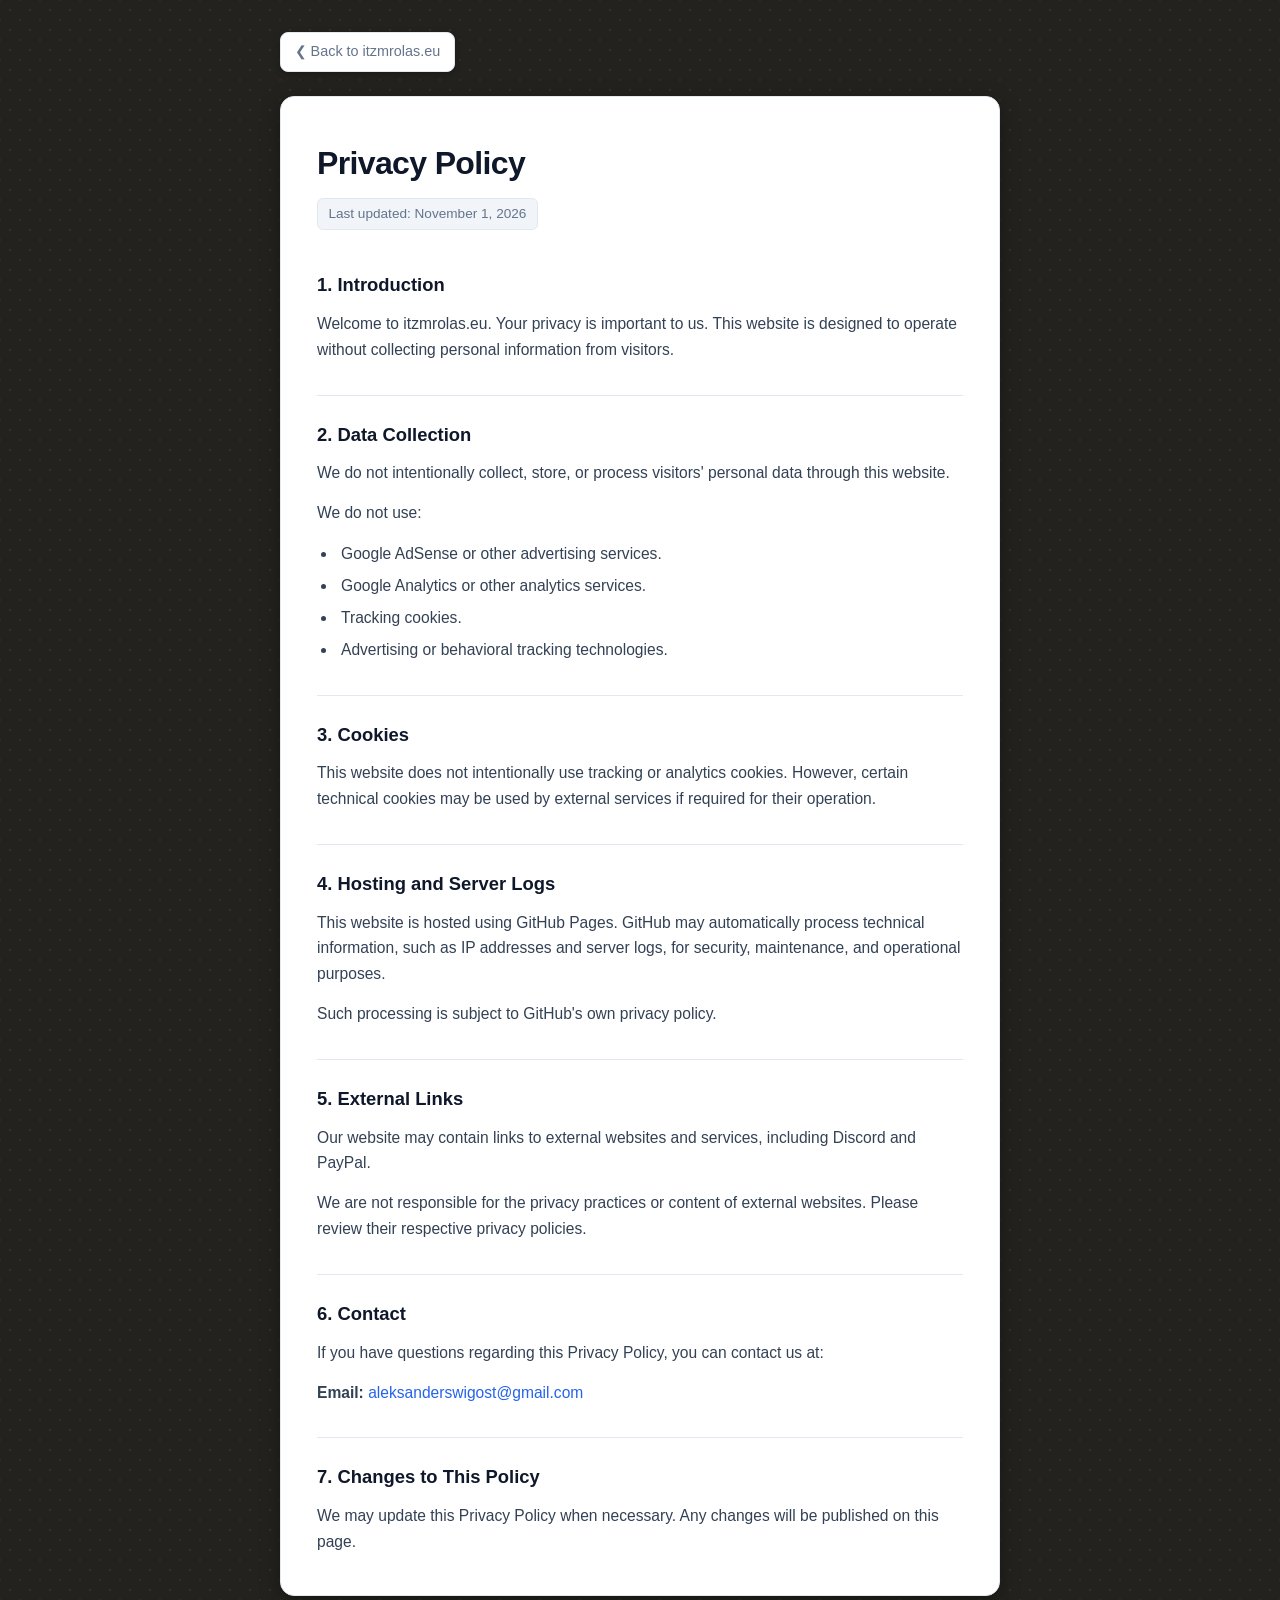
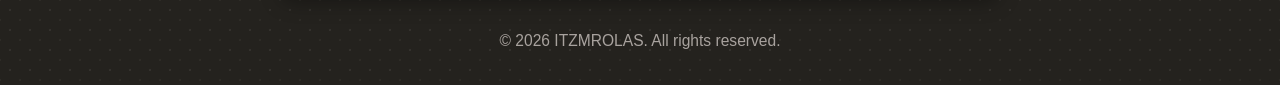
<file: privacy/index.html>
<!DOCTYPE html>
<html lang="en">
<head>
    <meta charset="UTF-8">
    <meta name="viewport" content="width=device-width, initial-scale=1.0">
    <title>Privacy Policy — itzmrolas.eu</title>
    <meta name="description" content="Privacy Policy for itzmrolas.eu">
    <link rel="icon" type="image/png" href="/favicon.png">
    <style>
        :root {
            --bg: #24221e;
            --surface: #ffffff;
            --border: #e2e8f0;
            --text: #334155;
            --heading: #0f172a;
            --muted: #64748b;
            --accent: #2563eb;
            --accent-hover: #1d4ed8;
        }

        * {
            box-sizing: border-box;
            margin: 0;
            padding: 0;
        }

        body {
            background-color: var(--bg);
            background-image:
                radial-gradient(rgba(235, 228, 209, 0.08) 1px, transparent 0),
                radial-gradient(rgba(235, 228, 209, 0.05) 1px, transparent 0);
            background-size: 20px 20px;
            background-position: 0 0, 10px 10px;
            color: var(--text);
            font-family: -apple-system, BlinkMacSystemFont, "Segoe UI", Roboto, Inter, Helvetica, Arial, sans-serif;
            line-height: 1.65;
            padding: 2rem 1.25rem;
            -webkit-font-smoothing: antialiased;
        }

        .container {
            max-width: 720px;
            margin: 0 auto;
        }

        header {
            margin-bottom: 1.5rem;
        }

        .back-link {
            display: inline-flex;
            align-items: center;
            gap: 0.4rem;
            color: var(--muted);
            text-decoration: none;
            font-size: 0.9rem;
            font-weight: 500;
            padding: 0.45rem 0.85rem;
            background: var(--surface);
            border: 1px solid var(--border);
            border-radius: 8px;
            box-shadow: 0 2px 6px rgba(0, 0, 0, 0.25);
            transition: color 0.15s ease, border-color 0.15s ease;
        }

        .back-link:hover {
            color: var(--heading);
            border-color: #cbd5e1;
        }

        main {
            background: var(--surface);
            border: 1px solid var(--border);
            border-radius: 14px;
            padding: 2.5rem 2.25rem;
            box-shadow: 0 6px 20px rgba(0, 0, 0, 0.35);
        }

        h1 {
            font-size: 2rem;
            font-weight: 700;
            letter-spacing: -0.02em;
            margin-bottom: 0.5rem;
            color: var(--heading);
        }

        .updated {
            display: inline-block;
            font-size: 0.85rem;
            color: var(--muted);
            background: #f1f5f9;
            border: 1px solid var(--border);
            padding: 0.25rem 0.65rem;
            border-radius: 6px;
            margin-bottom: 2rem;
        }

        h2 {
            font-size: 1.15rem;
            font-weight: 600;
            color: var(--heading);
            margin-top: 2rem;
            margin-bottom: 0.65rem;
            padding-top: 1.5rem;
            border-top: 1px solid var(--border);
        }

        h2:first-of-type {
            margin-top: 0.5rem;
            padding-top: 0;
            border-top: none;
        }

        p {
            margin-bottom: 0.9rem;
            font-size: 0.975rem;
        }

        p:last-child {
            margin-bottom: 0;
        }

        ul {
            margin: 0.5rem 0 1rem 1.25rem;
            font-size: 0.975rem;
        }

        li {
            margin-bottom: 0.4rem;
            padding-left: 0.25rem;
        }

        a {
            color: var(--accent);
            text-decoration: none;
            font-weight: 500;
            transition: color 0.15s ease;
        }

        a:hover {
            color: var(--accent-hover);
            text-decoration: underline;
        }

        footer {
            text-align: center;
            margin-top: 2rem;
            color: #a8a29e;
            font-size: 0.85rem;
        }

        @media (max-width: 600px) {
            body {
                padding: 1.25rem 1rem;
            }
            main {
                padding: 1.75rem 1.25rem;
            }
            h1 {
                font-size: 1.65rem;
            }
        }
    </style>
</head>
<body>

    <div class="container">
        <header>
            <a class="back-link" href="https://itzmrolas.eu/">❮ Back to itzmrolas.eu</a>
        </header>

        <main>
            <h1>Privacy Policy</h1>
            <div class="updated">Last updated: November 1, 2026</div>

            <h2>1. Introduction</h2>
            <p>
                Welcome to itzmrolas.eu. Your privacy is important to us.
                This website is designed to operate without collecting
                personal information from visitors.
            </p>

            <h2>2. Data Collection</h2>
            <p>
                We do not intentionally collect, store, or process
                visitors' personal data through this website.
            </p>
            <p>We do not use:</p>
            <ul>
                <li>Google AdSense or other advertising services.</li>
                <li>Google Analytics or other analytics services.</li>
                <li>Tracking cookies.</li>
                <li>Advertising or behavioral tracking technologies.</li>
            </ul>

            <h2>3. Cookies</h2>
            <p>
                This website does not intentionally use tracking or
                analytics cookies. However, certain technical cookies
                may be used by external services if required for their operation.
            </p>

            <h2>4. Hosting and Server Logs</h2>
            <p>
                This website is hosted using GitHub Pages. GitHub may
                automatically process technical information, such as
                IP addresses and server logs, for security, maintenance,
                and operational purposes.
            </p>
            <p>
                Such processing is subject to GitHub's own privacy policy.
            </p>

            <h2>5. External Links</h2>
            <p>
                Our website may contain links to external websites and
                services, including Discord and PayPal.
            </p>
            <p>
                We are not responsible for the privacy practices or
                content of external websites. Please review their
                respective privacy policies.
            </p>

            <h2>6. Contact</h2>
            <p>
                If you have questions regarding this Privacy Policy,
                you can contact us at:
            </p>
            <p>
                <strong>Email:</strong>
                <a href="mailto:aleksanderswigost@gmail.com">aleksanderswigost@gmail.com</a>
            </p>

            <h2>7. Changes to This Policy</h2>
            <p>
                We may update this Privacy Policy when necessary.
                Any changes will be published on this page.
            </p>
        </main>

        <footer>
            <p>© 2026 ITZMROLAS. All rights reserved.</p>
        </footer>
    </div>

</body>
</html>
</file>
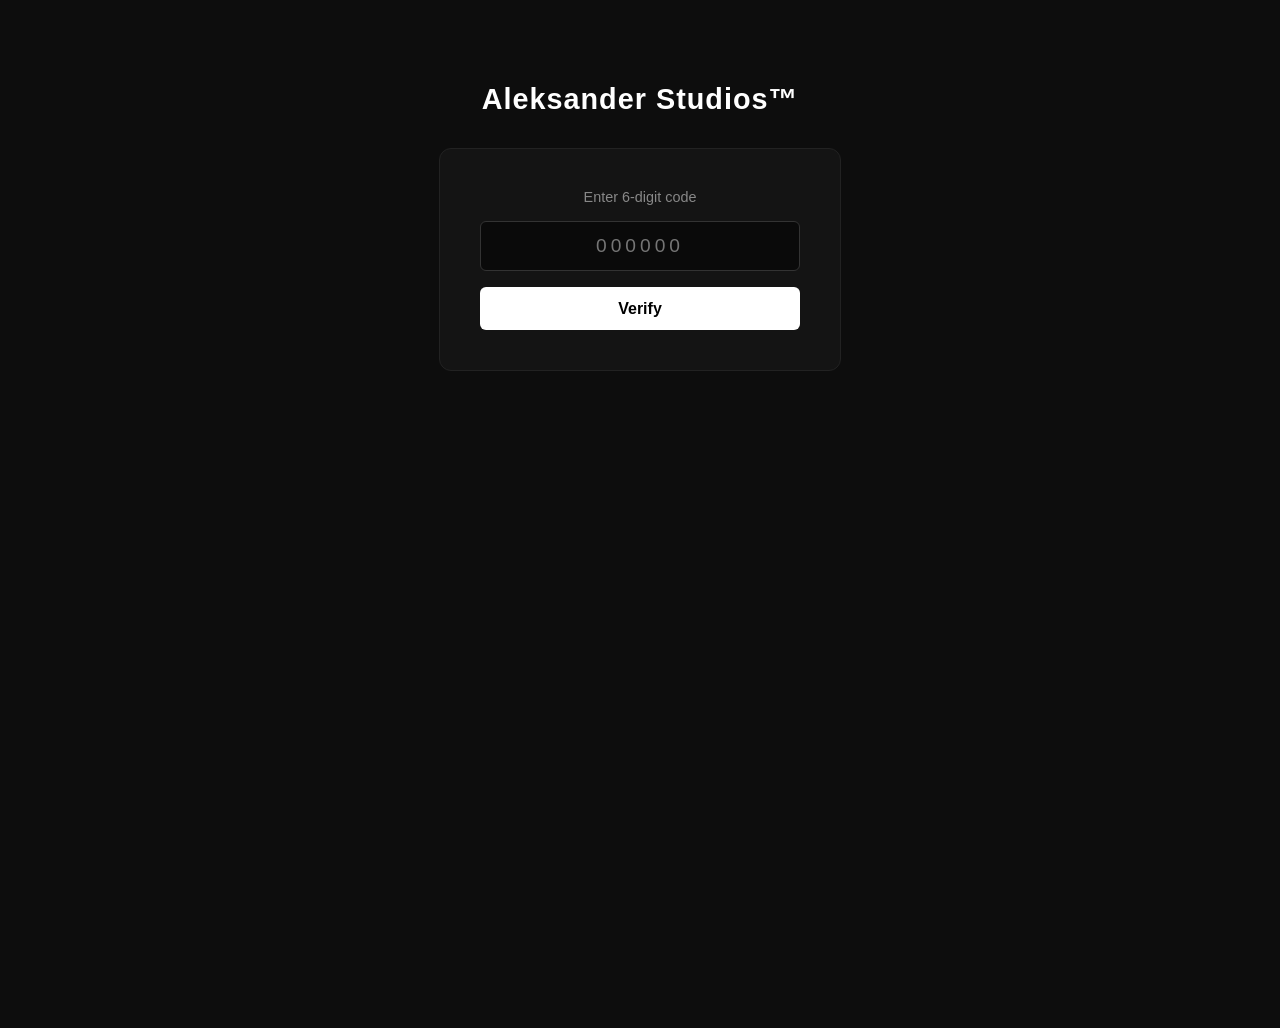
<file: studios/index.html>
<!DOCTYPE html>
<html lang="en">
<head>
    <meta charset="UTF-8">
    <meta name="viewport" content="width=device-width, initial-scale=1.0">
    <title>Aleksander Studios™</title>
    <style>
        body {
            background-color: #0d0d0d;
            color: #ffffff;
            font-family: -apple-system, BlinkMacSystemFont, "Segoe UI", Roboto, sans-serif;
            display: flex;
            flex-direction: column;
            align-items: center;
            padding: 4rem 1rem;
            margin: 0;
            min-height: 100vh;
        }

        h1 {
            font-size: 1.8rem;
            margin-bottom: 2rem;
            letter-spacing: 1px;
        }

        .auth-box {
            display: flex;
            flex-direction: column;
            align-items: center;
            gap: 1rem;
            background: #141414;
            padding: 2.5rem;
            border-radius: 12px;
            border: 1px solid #222;
            width: 100%;
            max-width: 320px;
        }

        input {
            background: #0a0a0a;
            border: 1px solid #333;
            color: #fff;
            padding: 0.8rem;
            font-size: 1.2rem;
            text-align: center;
            border-radius: 6px;
            width: 100%;
            outline: none;
            box-sizing: border-box;
            letter-spacing: 4px;
        }

        input:focus {
            border-color: #ffffff;
        }

        button {
            background: #ffffff;
            color: #000000;
            border: none;
            padding: 0.8rem;
            font-size: 1rem;
            font-weight: bold;
            border-radius: 6px;
            cursor: pointer;
            width: 100%;
        }

        button:hover {
            background: #e0e0e0;
        }

        .error {
            color: #ff4d4d;
            font-size: 0.9rem;
            display: none;
        }

        #vault {
            display: none;
            width: 100%;
            max-width: 900px;
        }

        .category {
            margin-bottom: 3rem;
        }

        .category h2 {
            font-size: 1.2rem;
            margin-bottom: 1rem;
            color: #aaa;
            border-bottom: 1px solid #222;
            padding-bottom: 0.5rem;
        }

        .iframe-container {
            position: relative;
            padding-bottom: 56.25%;
            height: 0;
            overflow: hidden;
            border-radius: 8px;
            border: 1px solid #222;
            background-color: #141414;
            margin-bottom: 1.5rem;
        }

        .iframe-container iframe {
            position: absolute;
            top: 0;
            left: 0;
            width: 100%;
            height: 100%;
            border: 0;
        }
    </style>
</head>
<body>

    <h1>Aleksander Studios™</h1>

    <div id="auth-container" class="auth-box">
        <p style="margin: 0; color: #888; font-size: 0.9rem;">Enter 6-digit code</p>
        <form onsubmit="verifyCode(event)" style="width: 100%;">
            <input type="text" id="code" maxlength="6" inputmode="numeric" placeholder="000000" autocomplete="off" required style="margin-bottom: 1rem;">
            <button type="submit" id="btn">Verify</button>
        </form>
        <div id="error" class="error"></div>
    </div>

    <div id="vault"></div>

    <script>
        const API_URL = "https://aleksander-auth-backend.vercel.app/api/verify";

        async function verifyCode(e) {
            e.preventDefault();
            const code = document.getElementById("code").value.trim();
            const btn = document.getElementById("btn");
            const error = document.getElementById("error");

            btn.disabled = true;
            btn.innerText = "Verifying...";
            error.style.display = "none";

            try {
                const res = await fetch(API_URL, {
                    method: "POST",
                    headers: { "Content-Type": "application/json" },
                    body: JSON.stringify({ token: code })
                });

                const data = await res.json();

                if (res.ok && data.success) {
                    document.getElementById("auth-container").style.display = "none";
                    renderVault(data.data);
                    document.getElementById("vault").style.display = "block";
                } else {
                    error.innerText = data.message || "Invalid code.";
                    error.style.display = "block";
                }
            } catch (err) {
                error.innerText = "Server connection error.";
                error.style.display = "block";
            } finally {
                btn.disabled = false;
                btn.innerText = "Verify";
            }
        }

        function renderVault(categories) {
            const vault = document.getElementById("vault");
            vault.innerHTML = "";

            categories.forEach(cat => {
                const div = document.createElement("div");
                div.className = "category";
                
                let html = `<h2>${cat.title}</h2>`;
                cat.videos.forEach(video => {
                    html += `
                        <p style="color: #888; margin-bottom: 0.5rem; font-size: 0.9rem;">${video.name}</p>
                        <div class="iframe-container">
                            <iframe src="https://drive.google.com/file/d/${video.id}/preview" allow="autoplay" allowfullscreen></iframe>
                        </div>
                    `;
                });
                div.innerHTML = html;
                vault.appendChild(div);
            });
        }
    </script>
</body>
</html>
</file>
<file: fonts.css>
/* Self-hosted fonts - paste into <style> or link as <link rel="stylesheet" href="fonts.css"> */
@font-face {
  font-family: 'Lora';
  font-style: normal;
  font-weight: 400;
  font-display: swap;
  src: url('fonts/lora-400.woff2') format('woff2');
}
@font-face {
  font-family: 'Lora';
  font-style: italic;
  font-weight: 400;
  font-display: swap;
  src: url('fonts/lora-400-italic.woff2') format('woff2');
}
@font-face {
  font-family: 'Courier Prime';
  font-style: normal;
  font-weight: 400;
  font-display: swap;
  src: url('fonts/courier-prime-400.woff2') format('woff2');
}
@font-face {
  font-family: 'Special Elite';
  font-style: normal;
  font-weight: 400;
  font-display: swap;
  src: url('fonts/special-elite-400.woff2') format('woff2');
}
</file>
